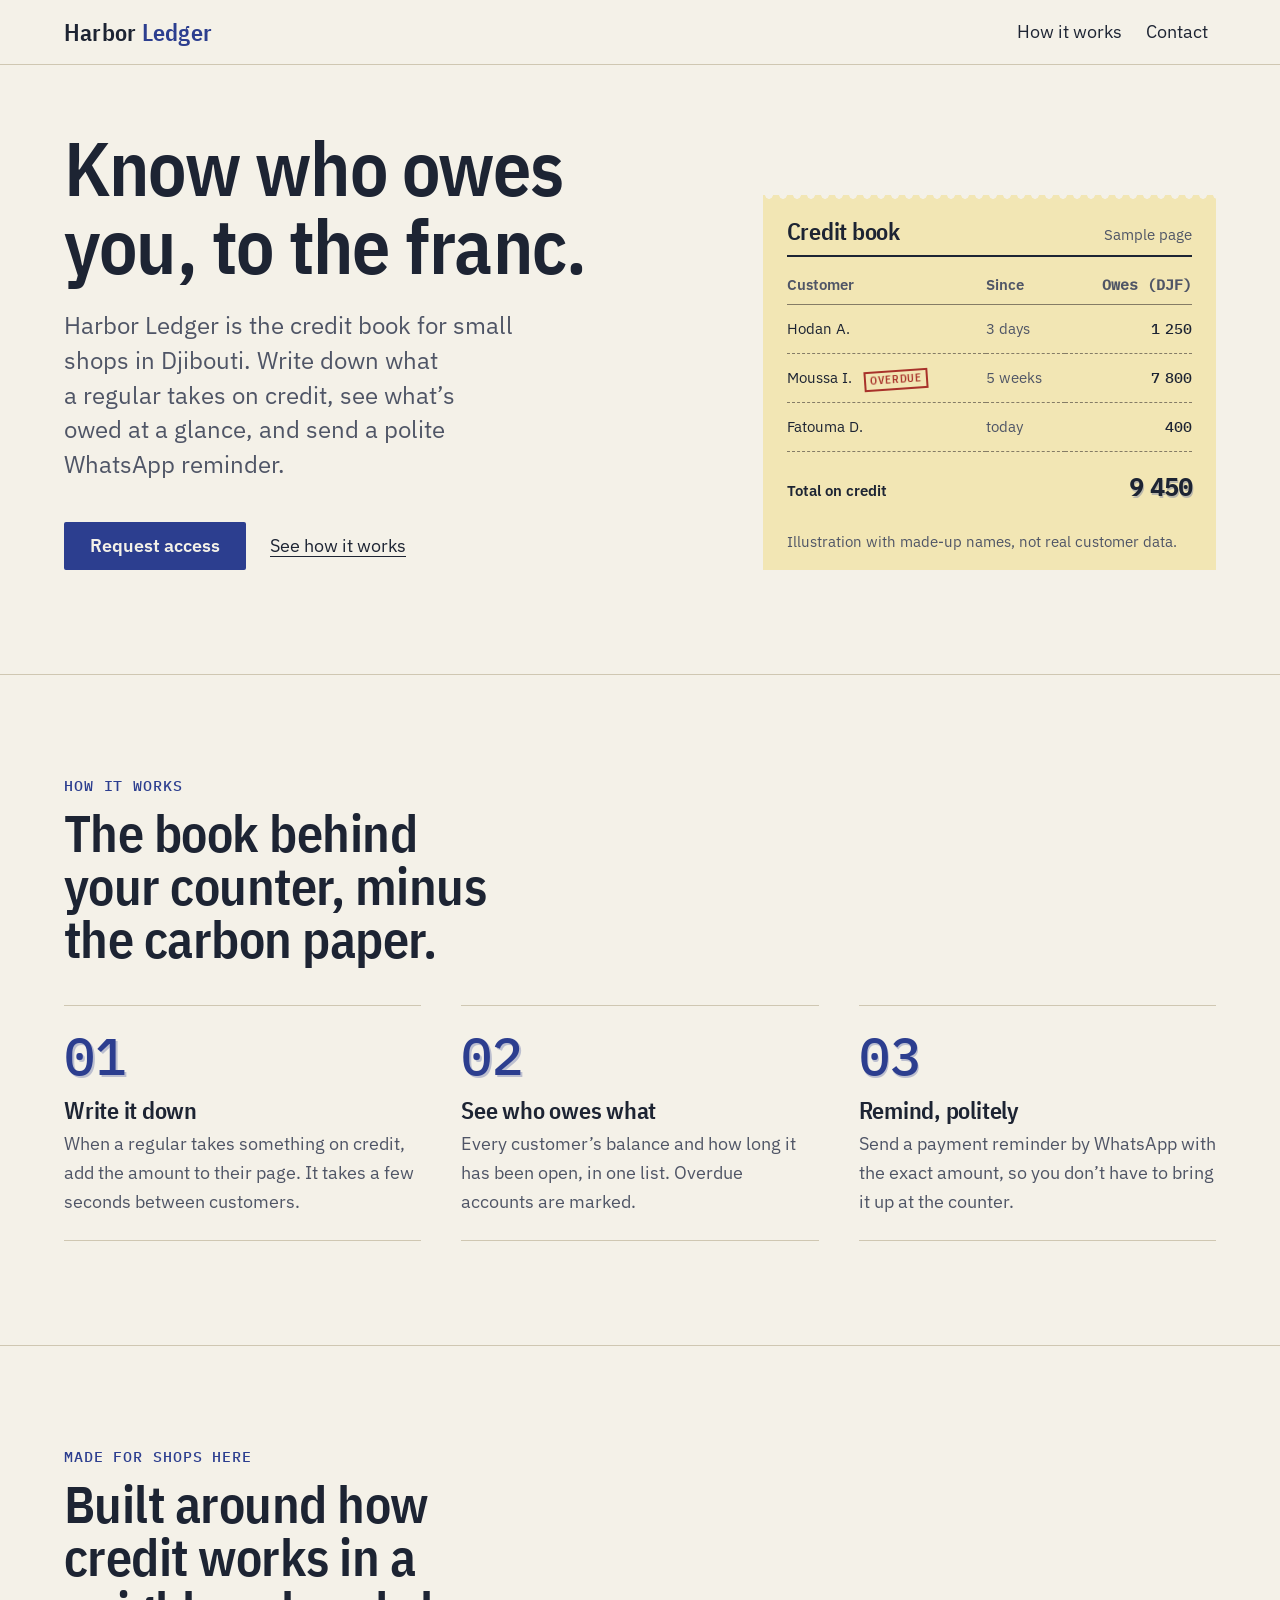
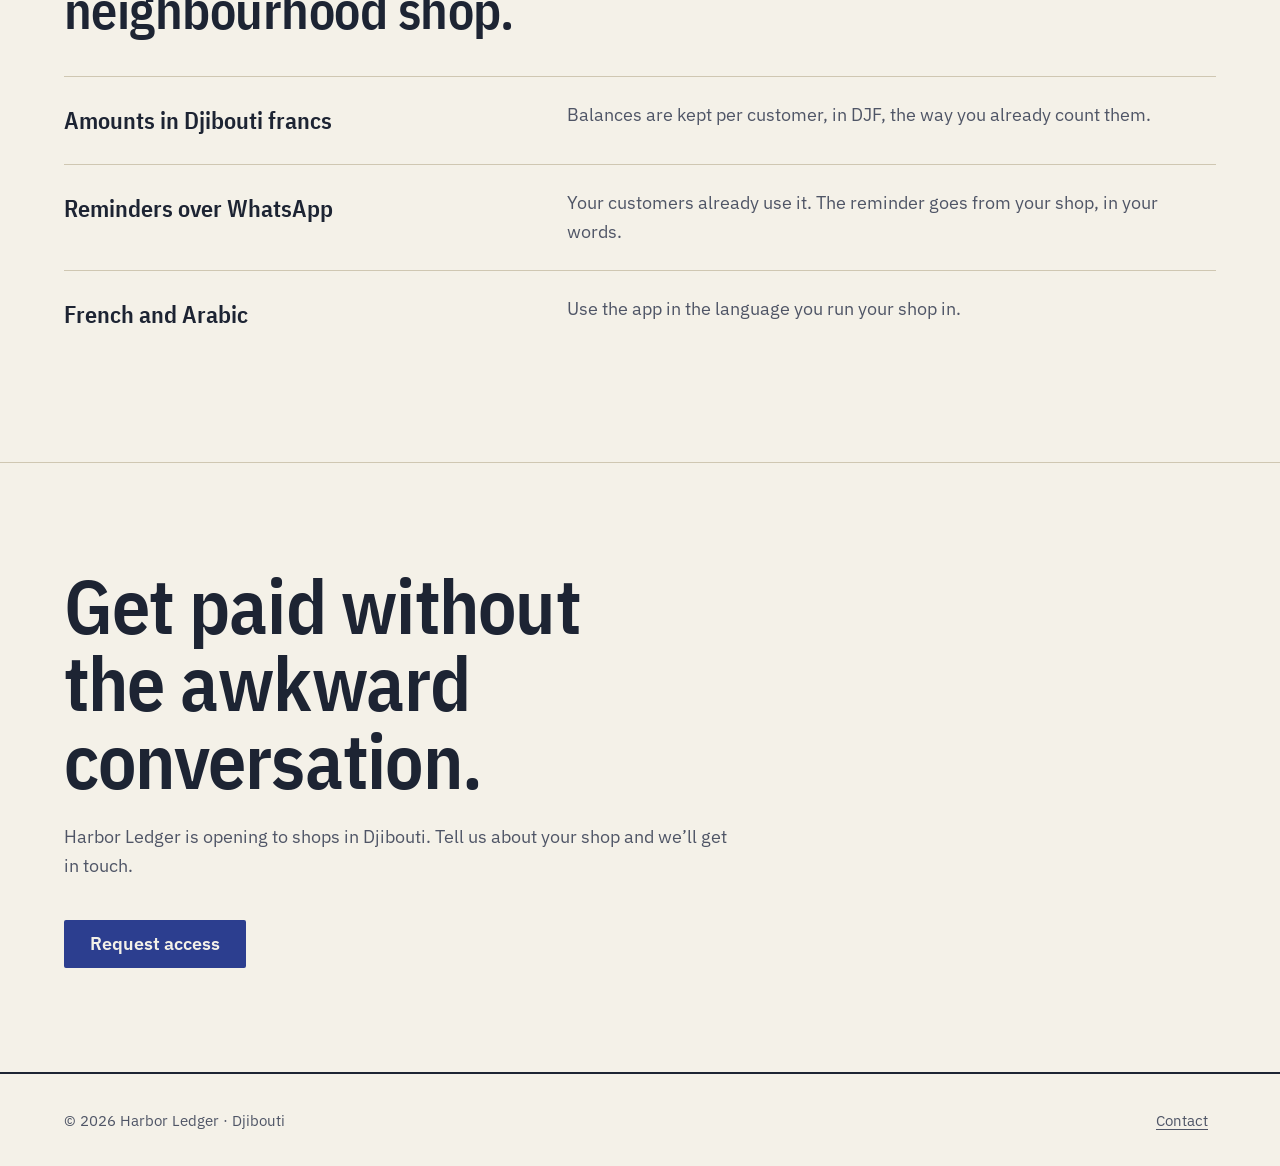
<file: examples/harbor-ledger/after/index.html>
<!DOCTYPE html>
<html lang="en">
<head>
  <meta charset="utf-8">
  <meta name="viewport" content="width=device-width, initial-scale=1">
  <title>Harbor Ledger — the credit book for small shops in Djibouti</title>
  <meta name="description" content="Record what regular customers take on credit, see who owes what, and send a polite WhatsApp reminder. Built for small shops in Djibouti.">
  <link rel="preload" href="fonts/ibm-plex-sans-condensed-latin-600-normal.woff2" as="font" type="font/woff2" crossorigin>
  <link rel="stylesheet" href="styles.css">
</head>
<body>
  <a class="skip" href="#main">Skip to content</a>

  <header class="site-header">
    <div class="wrap">
      <a class="wordmark" href="index.html" aria-label="Harbor Ledger, home">Harbor<span>&nbsp;Ledger</span></a>
      <nav class="site-nav" aria-label="Main">
        <ul>
          <li><a href="#how">How it works</a></li>
          <li><a href="contact.html">Contact</a></li>
        </ul>
      </nav>
    </div>
  </header>

  <main id="main">
    <section class="hero" aria-labelledby="hero-title">
      <div class="wrap">
        <div>
          <h1 id="hero-title">Know who owes you, to the franc.</h1>
          <p class="lede">Harbor Ledger is the credit book for small shops in Djibouti. Write down what a regular takes on credit, see what’s owed at a glance, and send a polite WhatsApp reminder.</p>
          <div class="actions">
            <a class="btn btn-primary" href="contact.html">Request access</a>
            <a href="#how">See how it works</a>
          </div>
        </div>

        <figure class="specimen" aria-labelledby="specimen-title">
          <header>
            <h2 id="specimen-title">Credit book</h2>
            <span class="tag">Sample page</span>
          </header>
          <table>
            <caption class="visually-hidden">Example of customers and the amounts they owe</caption>
            <thead>
              <tr><th scope="col">Customer</th><th scope="col">Since</th><th scope="col" class="num">Owes (DJF)</th></tr>
            </thead>
            <tbody>
              <tr><td>Hodan A.</td><td class="since">3 days</td><td class="num">1&#8239;250</td></tr>
              <tr><td>Moussa I. <span class="overdue">Overdue</span></td><td class="since">5 weeks</td><td class="num">7&#8239;800</td></tr>
              <tr><td>Fatouma D.</td><td class="since">today</td><td class="num">400</td></tr>
            </tbody>
            <tfoot>
              <tr><td colspan="2">Total on credit</td><td class="num carbon">9&#8239;450</td></tr>
            </tfoot>
          </table>
          <figcaption class="specimen-note">Illustration with made-up names, not real customer data.</figcaption>
        </figure>
      </div>
    </section>

    <section class="section" id="how" aria-labelledby="how-title">
      <div class="wrap">
        <div class="section-head">
          <p class="kicker">How it works</p>
          <h2 id="how-title">The book behind your counter, minus the carbon paper.</h2>
        </div>
        <ol class="steps">
          <li>
            <span class="n carbon" aria-hidden="true">01</span>
            <div><h3>Write it down</h3><p>When a regular takes something on credit, add the amount to their page. It takes a few seconds between customers.</p></div>
          </li>
          <li>
            <span class="n carbon" aria-hidden="true">02</span>
            <div><h3>See who owes what</h3><p>Every customer’s balance and how long it has been open, in one list. Overdue accounts are marked.</p></div>
          </li>
          <li>
            <span class="n carbon" aria-hidden="true">03</span>
            <div><h3>Remind, politely</h3><p>Send a payment reminder by WhatsApp with the exact amount, so you don’t have to bring it up at the counter.</p></div>
          </li>
        </ol>
      </div>
    </section>

    <section class="section" aria-labelledby="made-title">
      <div class="wrap">
        <div class="section-head">
          <p class="kicker">Made for shops here</p>
          <h2 id="made-title">Built around how credit works in a neighbourhood shop.</h2>
        </div>
        <dl class="rows">
          <div><dt>Amounts in Djibouti francs</dt><dd>Balances are kept per customer, in DJF, the way you already count them.</dd></div>
          <div><dt>Reminders over WhatsApp</dt><dd>Your customers already use it. The reminder goes from your shop, in your words.</dd></div>
          <div><dt>French and Arabic</dt><dd>Use the app in the language you run your shop in.</dd></div>
        </dl>
      </div>
    </section>

    <section class="section closing" aria-labelledby="closing-title">
      <div class="wrap">
        <h2 id="closing-title">Get paid without the awkward conversation.</h2>
        <p>Harbor Ledger is opening to shops in Djibouti. Tell us about your shop and we’ll get in touch.</p>
        <div class="actions"><a class="btn btn-primary" href="contact.html">Request access</a></div>
      </div>
    </section>
  </main>

  <footer class="site-footer">
    <div class="wrap">
      <p>© 2026 Harbor Ledger · Djibouti</p>
      <a href="contact.html">Contact</a>
    </div>
  </footer>
</body>
</html>
</file>
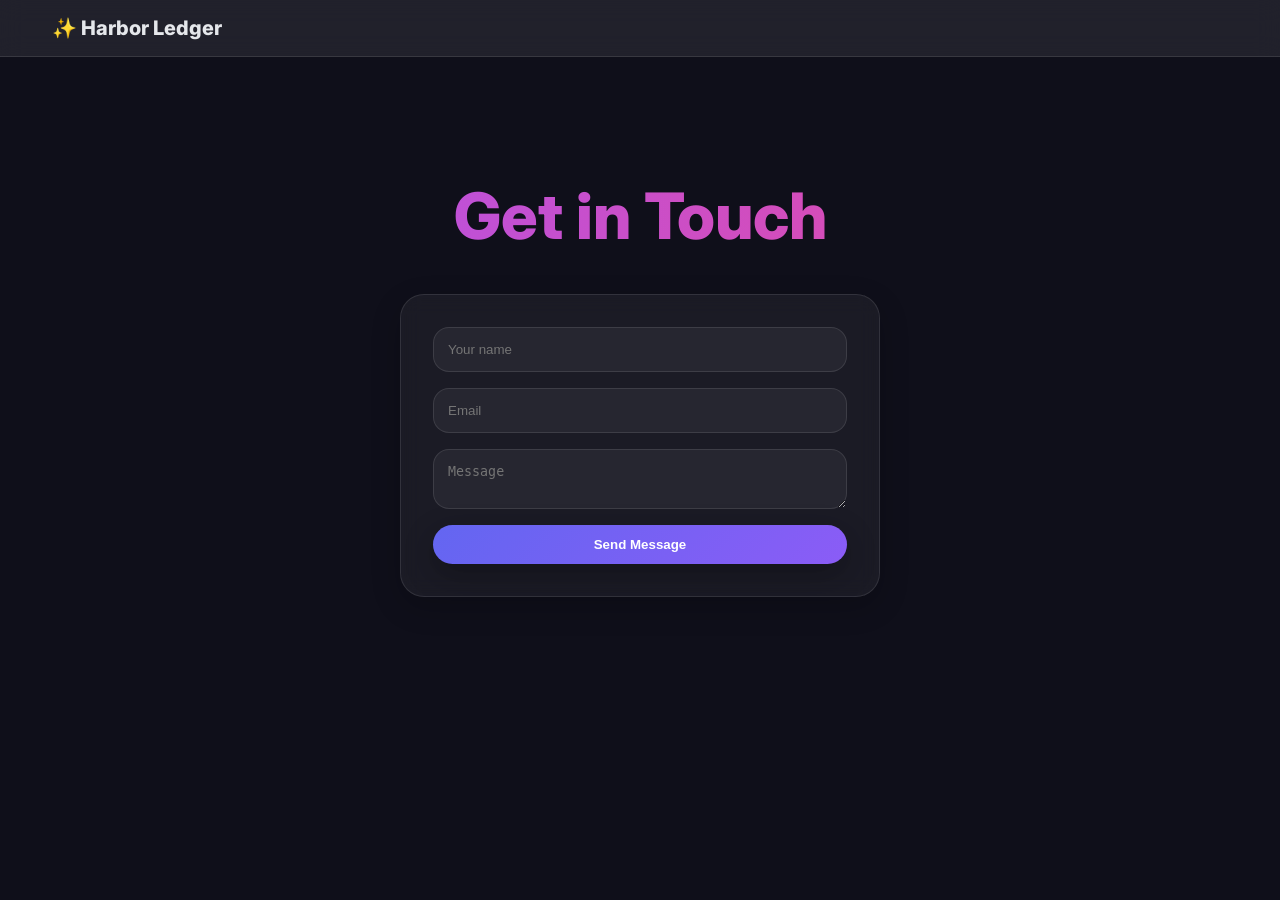
<file: bench/seeds/generic-landing/contact.html>
<!DOCTYPE html>
<html>
<head>
  <meta charset="utf-8">
  <meta name="viewport" content="width=device-width, initial-scale=1">
  <title>Contact — Harbor Ledger</title>
  <link rel="stylesheet" href="styles.css">
</head>
<body>
  <nav class="nav"><a href="index.html" class="logo">✨ Harbor Ledger</a></nav>
  <section class="hero">
    <h1 class="gradient-text">Get in Touch</h1>
    <form class="card form">
      <input name="name" placeholder="Your name">
      <input name="email" placeholder="Email">
      <textarea name="message" placeholder="Message"></textarea>
      <button class="btn-primary">Send Message</button>
    </form>
  </section>
</body>
</html>
</file>
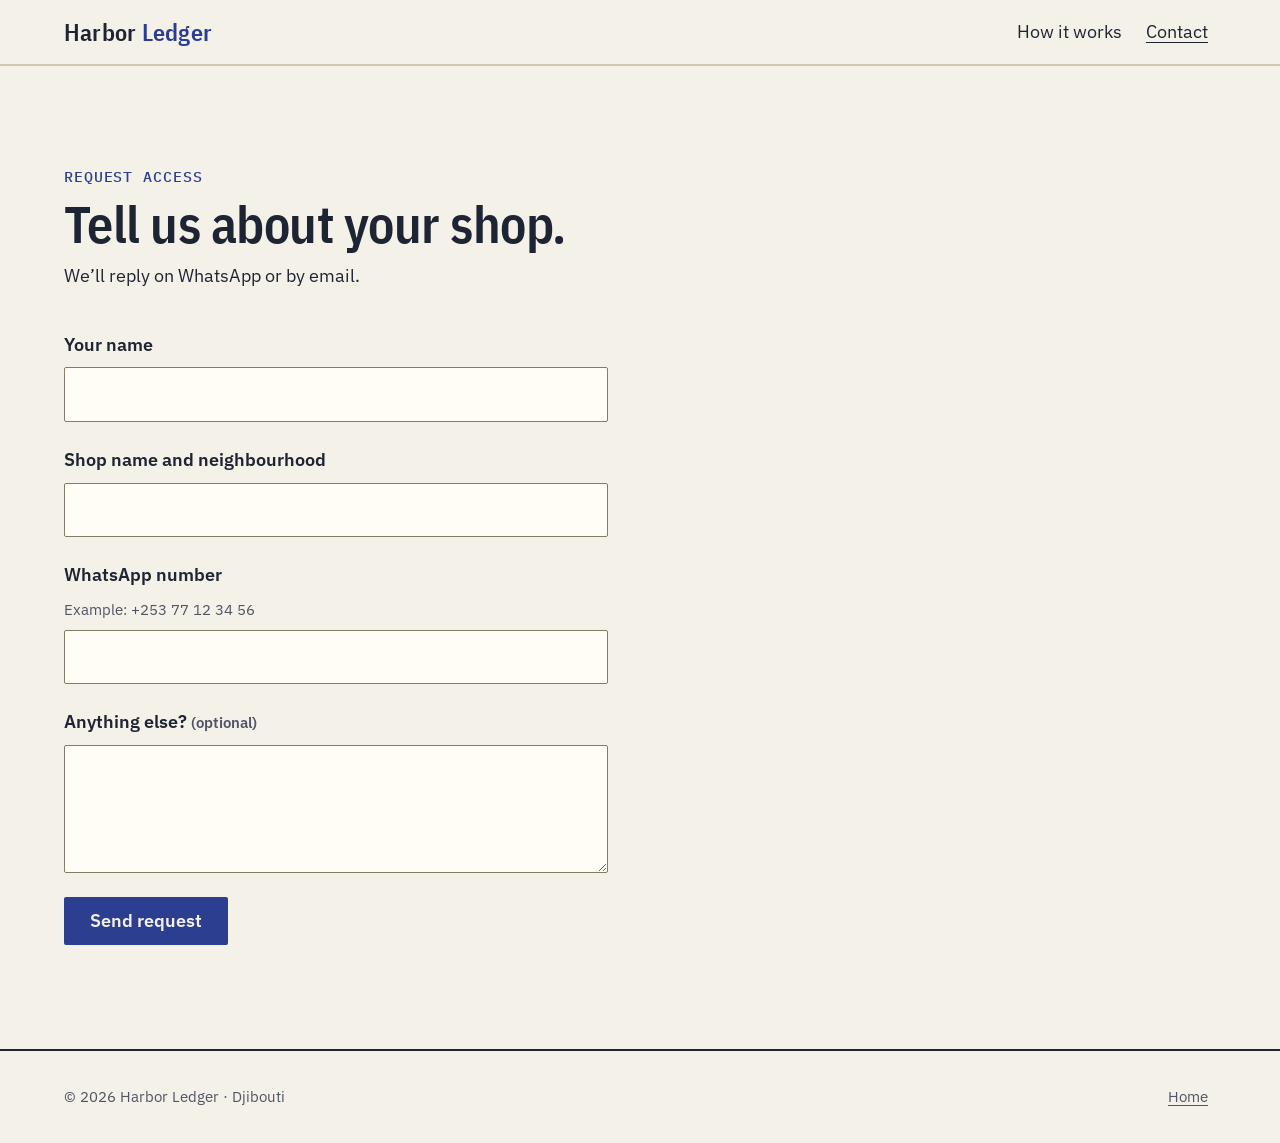
<file: examples/harbor-ledger/after/contact.html>
<!DOCTYPE html>
<html lang="en">
<head>
  <meta charset="utf-8">
  <meta name="viewport" content="width=device-width, initial-scale=1">
  <title>Request access — Harbor Ledger</title>
  <meta name="description" content="Tell us about your shop to request access to Harbor Ledger.">
  <link rel="stylesheet" href="styles.css">
  <script src="contact.js" defer></script>
</head>
<body>
  <a class="skip" href="#main">Skip to content</a>
  <header class="site-header">
    <div class="wrap">
      <a class="wordmark" href="index.html" aria-label="Harbor Ledger, home">Harbor<span>&nbsp;Ledger</span></a>
      <nav class="site-nav" aria-label="Main">
        <ul>
          <li><a href="index.html#how">How it works</a></li>
          <li><a href="contact.html" aria-current="page">Contact</a></li>
        </ul>
      </nav>
    </div>
  </header>

  <main id="main" class="section">
    <div class="wrap">
      <div class="section-head">
        <p class="kicker">Request access</p>
        <h1 style="font-size: var(--step-3)">Tell us about your shop.</h1>
        <p>We’ll reply on WhatsApp or by email.</p>
      </div>

      <form class="form" id="access-form" action="#" method="post" novalidate>
        <div class="field">
          <label for="name">Your name</label>
          <input id="name" name="name" autocomplete="name" required aria-describedby="name-error">
          <p class="error" id="name-error" hidden></p>
        </div>
        <div class="field">
          <label for="shop">Shop name and neighbourhood</label>
          <input id="shop" name="shop" autocomplete="organization" required aria-describedby="shop-error">
          <p class="error" id="shop-error" hidden></p>
        </div>
        <div class="field">
          <label for="phone">WhatsApp number</label>
          <span class="hint" id="phone-hint">Example: +253 77 12 34 56</span>
          <input id="phone" name="phone" type="tel" inputmode="tel" autocomplete="tel" required aria-describedby="phone-hint phone-error">
          <p class="error" id="phone-error" hidden></p>
        </div>
        <div class="field">
          <label for="message">Anything else? <span class="hint">(optional)</span></label>
          <textarea id="message" name="message"></textarea>
        </div>
        <div><button class="btn btn-primary" type="submit">Send request</button></div>
        <p class="status" id="form-status" role="status" aria-live="polite"></p>
      </form>
    </div>
  </main>

  <footer class="site-footer">
    <div class="wrap"><p>© 2026 Harbor Ledger · Djibouti</p><a href="index.html">Home</a></div>
  </footer>
</body>
</html>
</file>
<file: examples/harbor-ledger/after/styles.css>
/* Harbor Ledger — tokens and styles. Direction: the duplicate receipt book. See DESIGN.md. */

@font-face { font-family: "Plex Sans"; src: url("fonts/ibm-plex-sans-latin-400-normal.woff2") format("woff2"); font-weight: 400; font-display: swap; }
@font-face { font-family: "Plex Sans"; src: url("fonts/ibm-plex-sans-latin-600-normal.woff2") format("woff2"); font-weight: 600; font-display: swap; }
@font-face { font-family: "Plex Condensed"; src: url("fonts/ibm-plex-sans-condensed-latin-600-normal.woff2") format("woff2"); font-weight: 600; font-display: swap; }
@font-face { font-family: "Plex Mono"; src: url("fonts/ibm-plex-mono-latin-500-normal.woff2") format("woff2"); font-weight: 500; font-display: swap; }

@layer reset, tokens, base, components;

@layer tokens {
  :root {
    /* color — sampled from a carnet à souches */
    --paper: #F4F1E8;        /* original sheet */
    --copy: #F2E6B4;         /* yellow carbon copy */
    --ink: #1D2433;          /* carbon-blue black */
    --ink-muted: #4F5566;
    --rule: #CFC7B2;         /* printed form lines (decorative) */
    --rule-strong: #857C66;  /* input borders, ≥3:1 on paper */
    --accent: #2C3E8F;       /* carbon blue */
    --accent-ink: #F4F1E8;
    --stamp: #A8322A;        /* rubber-stamp red — overdue only */
    --field: #FFFDF6;        /* writing surface of a fresh sheet */
    --carbon: rgb(44 62 143 / .28);

    /* type */
    --font-voice: "Plex Condensed", "Arial Narrow", sans-serif;
    --font-read: "Plex Sans", system-ui, sans-serif;
    --font-data: "Plex Mono", ui-monospace, monospace;
    --step--1: clamp(.875rem, .85rem + .1vw, .94rem);
    --step-0: clamp(1rem, .96rem + .2vw, 1.125rem);
    --step-1: clamp(1.25rem, 1.15rem + .45vw, 1.5rem);
    --step-3: clamp(2rem, 1.55rem + 2.2vw, 3.25rem);
    --step-4: clamp(2.6rem, 1.8rem + 4vw, 4.75rem);

    /* space, shape, motion */
    --s-1: .25rem; --s-2: .5rem; --s-3: .75rem; --s-4: 1rem; --s-5: 1.5rem;
    --s-6: 2.5rem; --s-7: 4rem; --s-8: 6.5rem;
    --radius-control: 2px;
    --dur-base: 200ms; --dur-fast: 120ms;
    --ease-settle: cubic-bezier(.2, .7, .2, 1);
  }
}

@layer reset {
  *, *::before, *::after { box-sizing: border-box; margin: 0; }
  img { max-width: 100%; display: block; }
}

@layer base {
  html { color-scheme: light; -webkit-text-size-adjust: 100%; }
  body { background: var(--paper); color: var(--ink); font: 400 var(--step-0)/1.6 var(--font-read); }
  h1, h2, h3 { font-family: var(--font-voice); font-weight: 600; line-height: 1.02; letter-spacing: -.01em; text-wrap: balance; }
  p { max-width: 62ch; text-wrap: pretty; }
  a { color: inherit; text-underline-offset: .2em; text-decoration-thickness: 1px; }
  a:hover { text-decoration-thickness: 2px; }
  :focus-visible { outline: 3px solid var(--accent); outline-offset: 3px; }
  .skip { position: absolute; inset-inline-start: var(--s-4); top: -4rem; background: var(--ink); color: var(--paper); padding: var(--s-3) var(--s-4); z-index: 20; }
  .skip:focus { top: var(--s-4); }
  .wrap { width: min(72rem, 100% - 2 * var(--s-5)); margin-inline: auto; }
  .num { font-family: var(--font-data); font-weight: 500; font-variant-numeric: tabular-nums; }
  /* Signature move: the carbon duplicate */
  .carbon { text-shadow: 1.5px 1.5px 0 var(--carbon); }
  .visually-hidden { position: absolute; width: 1px; height: 1px; overflow: hidden; clip-path: inset(50%); white-space: nowrap; }
}

@layer components {
  /* header */
  .site-header { border-bottom: 1px solid var(--rule); }
  .site-header .wrap { display: flex; align-items: center; justify-content: space-between; gap: var(--s-4); min-height: 4rem; }
  .wordmark { font-family: var(--font-voice); font-size: var(--step-1); font-weight: 600; text-decoration: none; letter-spacing: .01em; display: inline-flex; align-items: center; min-height: 44px; }
  .wordmark span { color: var(--accent); }
  .site-nav ul { display: flex; gap: var(--s-2); list-style: none; padding: 0; }
  .site-nav a { display: inline-flex; align-items: center; min-height: 44px; padding-inline: var(--s-2); text-decoration: none; }
  .site-nav a:hover, .site-nav a[aria-current="page"] { text-decoration: underline; }

  /* buttons */
  .btn { display: inline-flex; align-items: center; justify-content: center; min-height: 48px; padding: 0 var(--s-5);
         font: 600 var(--step-0)/1 var(--font-read); border-radius: var(--radius-control); text-decoration: none; cursor: pointer;
         border: 2px solid var(--accent); transition: background-color var(--dur-fast) var(--ease-settle), color var(--dur-fast) var(--ease-settle); }
  .btn-primary { background: var(--accent); color: var(--accent-ink); }
  .btn-primary:hover { background: var(--ink); border-color: var(--ink); }
  .btn[disabled] { opacity: .6; cursor: progress; }

  /* hero: statement + specimen */
  .hero { padding-block: var(--s-7) var(--s-8); }
  .hero .wrap { display: grid; gap: var(--s-7); }
  .hero h1 { font-size: var(--step-4); max-width: 13ch; }
  .lede { margin-top: var(--s-5); font-size: var(--step-1); line-height: 1.45; color: var(--ink-muted); max-width: 34ch; }
  .actions { margin-top: var(--s-6); display: flex; flex-wrap: wrap; align-items: center; gap: var(--s-4) var(--s-5); }
  .actions a:not(.btn) { display: inline-flex; align-items: center; min-height: 44px; }
  @media (min-width: 60rem) {
    .hero .wrap { grid-template-columns: 7fr 5fr; align-items: end; }
  }

  /* the specimen: a page of the credit book */
  .specimen { background: var(--copy); padding: var(--s-5) var(--s-5) var(--s-4); position: relative; }
  .specimen::before { /* perforation along the top edge */
    content: ""; position: absolute; inset: -6px 0 auto; height: 12px;
    background: radial-gradient(circle at 6px 6px, var(--paper) 3.5px, transparent 4px) 0 0 / 14px 12px repeat-x; }
  .specimen header { display: flex; justify-content: space-between; align-items: baseline; gap: var(--s-3);
                     border-bottom: 2px solid var(--ink); padding-bottom: var(--s-2); }
  .specimen h2 { font-size: var(--step-1); }
  .specimen .tag { font-size: var(--step--1); color: var(--ink-muted); }
  .specimen table { width: 100%; border-collapse: collapse; margin-top: var(--s-2); font-size: var(--step--1); }
  .specimen th { text-align: start; font-weight: 600; color: var(--ink-muted); padding: var(--s-2) 0; border-bottom: 1px solid var(--rule-strong); }
  .specimen td { padding: var(--s-3) 0; border-bottom: 1px dashed var(--rule-strong); vertical-align: baseline; }
  .specimen td.num, .specimen th.num { text-align: end; }
  .specimen .since { color: var(--ink-muted); }
  .overdue { display: inline-block; margin-inline-start: var(--s-2); padding: 0 var(--s-1); border: 2px solid var(--stamp); color: var(--stamp);
             font: 600 .7rem/1.4 var(--font-voice); letter-spacing: .08em; text-transform: uppercase; transform: rotate(-4deg);
             animation: stamp var(--dur-fast) var(--ease-settle) 600ms both; }
  @keyframes stamp { from { opacity: 0; transform: rotate(-4deg) scale(1.6); } }
  .specimen tfoot td { border-bottom: none; padding-top: var(--s-4); font-weight: 600; }
  .specimen tfoot .num { font-size: var(--step-1); }
  .specimen-note { margin-top: var(--s-3); font-size: var(--step--1); color: var(--ink-muted); }

  /* sections */
  .section { padding-block: var(--s-8); border-top: 1px solid var(--rule); }
  .section-head { display: grid; gap: var(--s-3); margin-bottom: var(--s-6); }
  .section-head h2 { font-size: var(--step-3); max-width: 18ch; }
  .kicker { font: 500 var(--step--1)/1 var(--font-data); letter-spacing: .06em; text-transform: uppercase; color: var(--accent); }

  /* numbered steps on form lines */
  .steps { list-style: none; padding: 0; display: grid; }
  .steps li { display: grid; grid-template-columns: 4.5rem 1fr; gap: var(--s-4); padding-block: var(--s-5); border-top: 1px solid var(--rule); }
  .steps li:last-child { border-bottom: 1px solid var(--rule); }
  .steps .n { font: 500 var(--step-3)/1 var(--font-data); color: var(--accent); }
  .steps h3 { font-size: var(--step-1); margin-bottom: var(--s-2); }
  .steps p { color: var(--ink-muted); }
  @media (min-width: 60rem) {
    .steps { grid-template-columns: repeat(auto-fit, minmax(0, 1fr)); column-gap: var(--s-6); }
    .steps li { grid-template-columns: 1fr; border-bottom: 1px solid var(--rule); }
  }

  /* ledger rows */
  .rows { display: grid; }
  .rows > div { display: grid; gap: var(--s-2); padding-block: var(--s-5); border-top: 1px solid var(--rule); }
  .rows dt { font-family: var(--font-voice); font-size: var(--step-1); font-weight: 600; }
  .rows dd { color: var(--ink-muted); }
  @media (min-width: 48rem) { .rows > div { grid-template-columns: 5fr 7fr; gap: var(--s-6); } }

  /* closing */
  .closing h2 { font-size: var(--step-4); max-width: 16ch; }
  .closing p { margin-top: var(--s-5); color: var(--ink-muted); }

  /* footer */
  .site-footer { border-top: 2px solid var(--ink); padding-block: var(--s-5); font-size: var(--step--1); color: var(--ink-muted); }
  .site-footer .wrap { display: flex; flex-wrap: wrap; justify-content: space-between; align-items: center; gap: var(--s-3); }
  .site-footer a { display: inline-flex; align-items: center; min-height: 44px; padding-inline: var(--s-2); }

  /* contact form */
  .form { display: grid; gap: var(--s-5); max-width: 34rem; }
  .field { display: grid; gap: var(--s-2); }
  .field label { font-weight: 600; }
  .field .hint { font-size: var(--step--1); color: var(--ink-muted); }
  .field input, .field textarea { font: inherit; color: var(--ink); background: var(--field); border: 1px solid var(--rule-strong);
    border-radius: var(--radius-control); padding: var(--s-3); min-height: 48px; width: 100%; }
  .field textarea { min-height: 8rem; resize: vertical; }
  .field [aria-invalid="true"] { border: 2px solid var(--stamp); }
  .field .error { color: var(--stamp); font-size: var(--step--1); font-weight: 600; }
  .status { padding: var(--s-4); border-inline-start: 4px solid var(--accent); background: var(--copy); }
  .status[data-kind="error"] { border-color: var(--stamp); }
  .status:empty { display: none; }
}

@media (prefers-reduced-motion: reduce) {
  *, *::before, *::after { animation: none !important; transition: none !important; }
}
</file>
<file: bench/seeds/generic-landing/styles.css>
@import url('https://fonts.googleapis.com/css2?family=Inter:wght@400;600;800&display=swap');
* { box-sizing: border-box; margin: 0; }
body { font-family: 'Inter', sans-serif; background: #0f0f1a; color: #e5e7eb; overflow-x: hidden; }
.blob { position: absolute; width: 400px; height: 400px; border-radius: 50%; filter: blur(80px); opacity: .5; animation: float 8s ease-in-out infinite; }
.blob-1 { background: #8b5cf6; top: -100px; left: -100px; }
.blob-2 { background: #3b82f6; top: 300px; right: -100px; }
@keyframes float { 50% { transform: translateY(30px); } }
.nav { position: sticky; top: 0; display: flex; justify-content: space-between; align-items: center; padding: 16px 40px; background: rgba(255,255,255,.08); backdrop-filter: blur(12px); border-bottom: 1px solid rgba(255,255,255,.1); z-index: 10; }
.nav a { color: #e5e7eb; text-decoration: none; margin: 0 12px; outline: none; }
.logo { font-weight: 800; font-size: 20px; }
.btn-primary { background: linear-gradient(135deg, #6366f1, #8b5cf6); color: white; border: none; padding: 12px 24px; border-radius: 9999px; font-weight: 600; box-shadow: 0 10px 30px rgba(0,0,0,.3); transition: all .3s; cursor: pointer; text-decoration: none; outline: none; }
.btn-secondary { border: 1px solid rgba(255,255,255,.2); color: #e5e7eb; padding: 12px 24px; border-radius: 9999px; text-decoration: none; transition: all .3s; }
.hero { text-align: center; padding: 120px 20px 80px; position: relative; }
.badge { display: inline-block; padding: 6px 14px; border-radius: 9999px; background: rgba(139,92,246,.15); color: #c4b5fd; font-size: 11px; margin-bottom: 24px; }
.gradient-text { font-size: 64px; font-weight: 800; background: linear-gradient(90deg, #a855f7, #ec4899); -webkit-background-clip: text; color: transparent; }
.hero p { max-width: 600px; margin: 24px auto; color: #9ca3af; font-size: 18px; }
.hero-buttons { display: flex; gap: 16px; justify-content: center; margin: 32px 0; }
.hero-img { width: 1000px; border-radius: 24px; box-shadow: 0 20px 60px rgba(0,0,0,.4); }
.trusted { font-size: 11px; color: #6b7280; }
.features { padding: 80px 40px; text-align: center; }
.features h2, .cta h2 { font-size: 40px; margin-bottom: 48px; }
.grid { display: grid; grid-template-columns: repeat(3, 1fr); gap: 24px; max-width: 1100px; margin: 0 auto; }
.card { background: rgba(255,255,255,.05); backdrop-filter: blur(10px); border: 1px solid rgba(255,255,255,.1); border-radius: 24px; padding: 32px; transition: all .3s; box-shadow: 0 10px 30px rgba(0,0,0,.2); }
.card:hover { transform: translateY(-8px); }
.icon { font-size: 40px; margin-bottom: 16px; }
.stats { display: flex; justify-content: space-around; padding: 60px; }
.stats strong { display: block; font-size: 40px; background: linear-gradient(90deg, #6366f1, #3b82f6); -webkit-background-clip: text; color: transparent; }
.cta { text-align: center; padding: 100px 20px; background: linear-gradient(135deg, #4f46e5, #7c3aed); border-radius: 32px; margin: 40px; }
footer { text-align: center; padding: 40px; color: #6b7280; font-size: 10px; }
footer a { color: #6b7280; }
.form { max-width: 480px; margin: 40px auto; display: flex; flex-direction: column; gap: 16px; }
.form input, .form textarea { padding: 14px; border-radius: 16px; border: 1px solid rgba(255,255,255,.1); background: rgba(255,255,255,.05); color: white; outline: none; }
</file>
